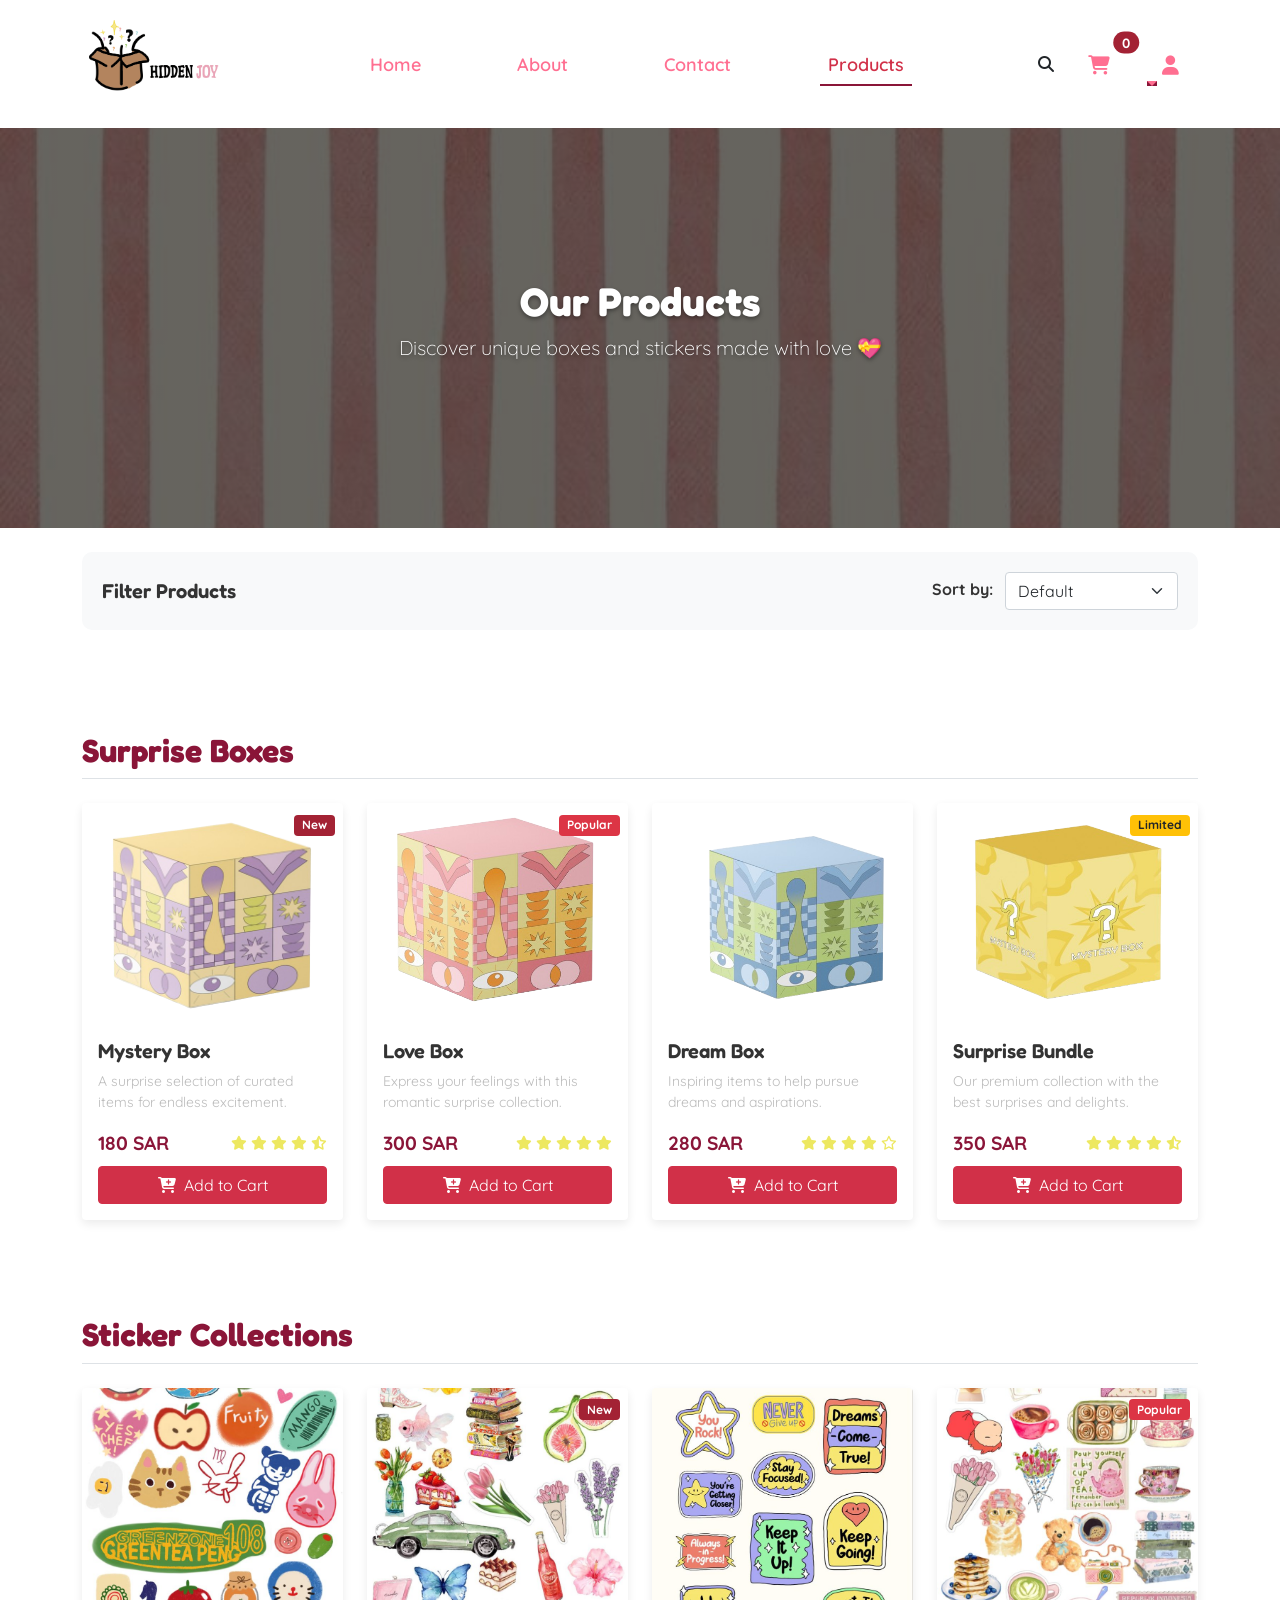
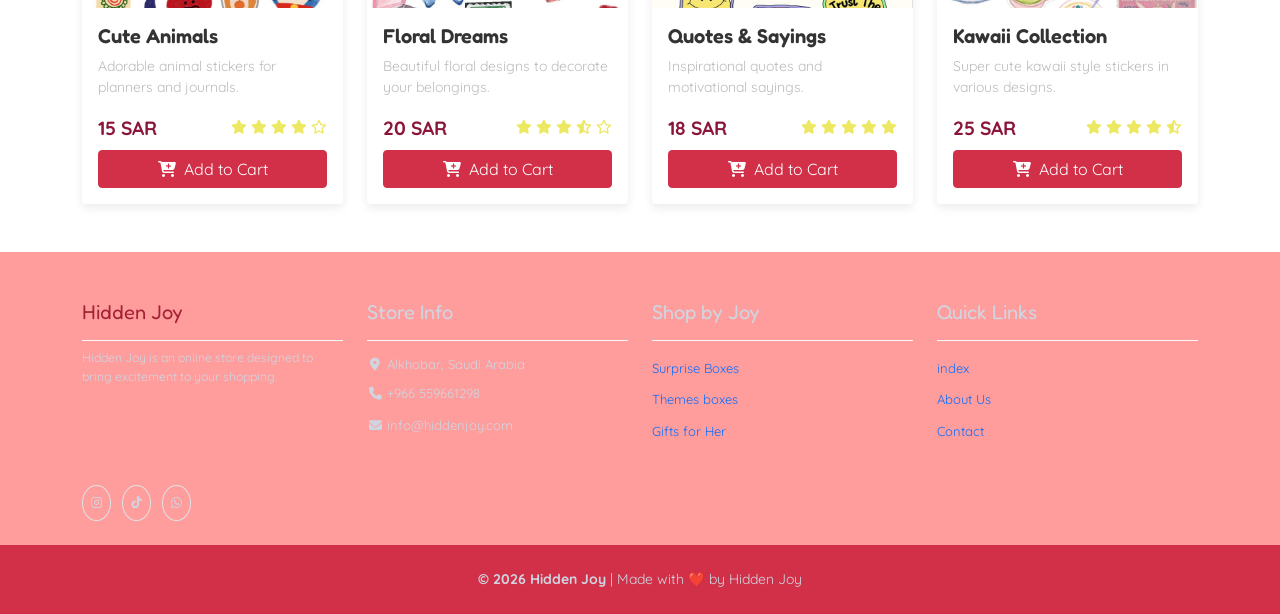
<file: products.html>
<!DOCTYPE html>
<html lang="en">
<head>
<title>Hidden Joy - Products</title>
<meta charset="UTF-8">
<meta name="viewport" content="width=device-width, initial-scale=1">

<!-- Icons -->
<link rel="apple-touch-icon" href="assets/img/apple-icon.png">
<link rel="shortcut icon" type="image/x-icon" href="assets/img/favicon.ico">

<!-- CSS -->
<link rel="stylesheet" href="assets/css/bootstrap.min.css">
<link rel="stylesheet" href="assets/css/templatemo.css">
<link rel="stylesheet" href="assets/css/products.css">
<link href="https://cdnjs.cloudflare.com/ajax/libs/font-awesome/6.4.0/css/all.min.css" rel="stylesheet">

<!-- JS -->
<script src="assets/js/bootstrap.bundle.min.js"></script>
<script src="assets/js/products.js"></script>
<script src="assets/js/custom.js"></script>


<!-- Google Fonts -->
<link href="https://fonts.googleapis.com/css2?family=Fredoka:wght@400;600;700&family=Quicksand:wght@400;500;600&display=swap" rel="stylesheet">

</head>

<body>

<!-- Header / Navbar -->
<nav class="navbar navbar-expand-lg navbar-light shadow">
<div class="container d-flex justify-content-between align-items-center">
<a class="navbar-brand text-success logo h1 align-self-center" href="index.html">
<img src="assets/img/BOXLOGO.png" alt="Hidden Joy Logo" style="height: 100px;">
</a>

<button class="navbar-toggler border-0" type="button" data-bs-toggle="collapse" data-bs-target="#templatemo_main_nav" aria-controls="navbarSupportedContent" aria-expanded="false" aria-label="Toggle navigation">
<span class="navbar-toggler-icon"></span>
</button>

<div class="align-self-center collapse navbar-collapse flex-fill d-lg-flex justify-content-lg-between" id="templatemo_main_nav">
<div class="flex-fill">
<ul class="nav navbar-nav d-flex justify-content-between mx-lg-auto">
<li class="nav-item"><a class="nav-link" href="index.html">Home</a></li>
<li class="nav-item"><a class="nav-link" href="aboutus.html">About</a></li>
<li class="nav-item"><a class="nav-link" href="contactus.html">Contact</a></li>
<li class="nav-item"><a class="nav-link active" href="products.html">Products</a></li>
</ul>
</div>

<div class="navbar align-self-center d-flex align-items-center gap-3">
<a class="nav-icon d-none d-lg-inline" href="#"><i class="fa fa-fw fa-search text-dark"></i></a>
<a class="nav-link text-dark position-relative" href="basket.html">
<i class="fas fa-shopping-cart fa-lg"></i>
<span id="cart-count" class="position-absolute top-0 start-100 translate-middle badge rounded-pill bg-success">0</span>
</a>

<div class="dropdown">
<a class="nav-link dropdown-toggle text-dark" href="#" id="userDropdown" role="button" data-bs-toggle="dropdown" aria-expanded="false">
<i class="fa fa-fw fa-user"></i>
</a>
<ul class="dropdown-menu dropdown-menu-end" aria-labelledby="userDropdown">
<li><a class="dropdown-item" href="singin.html">Login</a></li>
<li><a class="dropdown-item" href="signup.html">Register</a></li>
</ul>
</div>
</div>
</div>
</div>
</nav>

<!-- Toast Notification -->
<div class="toast-container">
  <div id="addedToCartToast" class="toast align-items-center" role="alert" aria-live="assertive" aria-atomic="true">
    <div class="d-flex">
      <div class="toast-body">
        <i class="fas fa-check-circle me-2"></i> Product added to cart!
      </div>
      <button type="button" class="btn-close btn-close-white me-2 m-auto" data-bs-dismiss="toast" aria-label="Close"></button>
    </div>
  </div>
</div>

<!-- Page Header -->
<div class="container-fluid py-5 products-header">
<div class="col-md-6 m-auto text-center">
<h1 class="fw-bold">Our Products</h1>
<p class="lead">Discover unique boxes and stickers made with love 💝</p>
</div>
</div>

<!-- Filter Section -->
<div class="container my-4">
  <div class="filter-section">
    <div class="row align-items-center">
      <div class="col-md-6">
        <h5 class="mb-0">Filter Products</h5>
      </div>
      <div class="col-md-6 text-md-end">
        <label for="sort" class="me-2 fw-bold">Sort by:</label>
        <select id="sort" class="form-select d-inline-block w-auto">
          <option value="default">Default</option>
          <option value="asc">Price: Low to High</option>
          <option value="desc">Price: High to Low</option>
        </select>
      </div>
    </div>
  </div>
</div>

<!-- Boxes Section -->
<div class="container my-5">
<h2 class="mb-4 fw-bold text-burgundy border-bottom pb-2">Surprise Boxes</h2>
<div class="row justify-content-center g-4" id="product-list">

<!-- 6 Box Products -->
<div class="col-md-4 col-lg-3 col-sm-6 product-item" data-price="180" data-category="box">
<div class="card product-card h-100">
  <div class="position-relative overflow-hidden">
    <img class="card-img-top product-img" src="assets/img/hidd2.png" alt="Mystery Box">
    <div class="position-absolute top-0 end-0 m-2">
      <span class="badge bg-success">New</span>
    </div>
  </div>
  <div class="card-body d-flex flex-column">
    <h5 class="card-title">Mystery Box</h5>
    <p class="card-text text-muted small">A surprise selection of curated items for endless excitement.</p>
    <div class="mt-auto">
      <div class="d-flex justify-content-between align-items-center mb-2">
        <span class="product-price">180 SAR</span>
        <div class="rating small text-warning">
          <i class="fas fa-star"></i>
          <i class="fas fa-star"></i>
          <i class="fas fa-star"></i>
          <i class="fas fa-star"></i>
          <i class="fas fa-star-half-alt"></i>
        </div>
      </div>
      
<button class="btn btn-success w-100 add-to-cart" 
        data-id="1" 
        data-name="Mystery Box" 
        data-price="180" 
        data-image="assets/img/hidd2.png">
    <i class="fas fa-cart-plus me-2"></i>Add to Cart
</button>
    </div>
  </div>
</div>
</div>


<div class="col-md-4 col-lg-3 col-sm-6 product-item" data-price="300" data-category="box">
<div class="card product-card h-100">
  <div class="position-relative overflow-hidden">
    <img class="card-img-top product-img" src="assets/img/hidd3.png" alt="Love Box">
    <div class="position-absolute top-0 end-0 m-2">
      <span class="badge bg-danger">Popular</span>
    </div>
  </div>
  <div class="card-body d-flex flex-column">
    <h5 class="card-title">Love Box</h5>
    <p class="card-text text-muted small">Express your feelings with this romantic surprise collection.</p>
    <div class="mt-auto">
      <div class="d-flex justify-content-between align-items-center mb-2">
        <span class="product-price">300 SAR</span>
        <div class="rating small text-warning">
          <i class="fas fa-star"></i>
          <i class="fas fa-star"></i>
          <i class="fas fa-star"></i>
          <i class="fas fa-star"></i>
          <i class="fas fa-star"></i>
        </div>
      </div>
  <button class="btn btn-success w-100 add-to-cart" 
        data-id="1" 
        data-name="Mystery Box" 
        data-price="180" 
        data-image="assets/img/hidd2.png">
    <i class="fas fa-cart-plus me-2"></i>Add to Cart
</button>
    </div>
  </div>
</div>
</div>

<div class="col-md-4 col-lg-3 col-sm-6 product-item" data-price="280" data-category="box">
<div class="card product-card h-100">
  <div class="position-relative overflow-hidden">
    <img class="card-img-top product-img" src="assets/img/hidd4.png" alt="Dream Box">
  </div>
  <div class="card-body d-flex flex-column">
    <h5 class="card-title">Dream Box</h5>
    <p class="card-text text-muted small">Inspiring items to help pursue dreams and aspirations.</p>
    <div class="mt-auto">
      <div class="d-flex justify-content-between align-items-center mb-2">
        <span class="product-price">280 SAR</span>
        <div class="rating small text-warning">
          <i class="fas fa-star"></i>
          <i class="fas fa-star"></i>
          <i class="fas fa-star"></i>
          <i class="fas fa-star"></i>
          <i class="far fa-star"></i>
        </div>
      </div>
      <button class="btn btn-success w-100 add-to-cart" 
        data-id="1" 
        data-name="Mystery Box" 
        data-price="180" 
        data-image="assets/img/hidd2.png">
    <i class="fas fa-cart-plus me-2"></i>Add to Cart
</button>
    </div>
  </div>
</div>
</div>

<div class="col-md-4 col-lg-3 col-sm-6 product-item" data-price="350" data-category="box">
<div class="card product-card h-100">
  <div class="position-relative overflow-hidden">
    <img class="card-img-top product-img" src="assets/img/hidd1.png" alt="Surprise Bundle">
    <div class="position-absolute top-0 end-0 m-2">
      <span class="badge bg-warning text-dark">Limited</span>
    </div>
  </div>
  <div class="card-body d-flex flex-column">
    <h5 class="card-title">Surprise Bundle</h5>
    <p class="card-text text-muted small">Our premium collection with the best surprises and delights.</p>
    <div class="mt-auto">
      <div class="d-flex justify-content-between align-items-center mb-2">
        <span class="product-price">350 SAR</span>
        <div class="rating small text-warning">
          <i class="fas fa-star"></i>
          <i class="fas fa-star"></i>
          <i class="fas fa-star"></i>
          <i class="fas fa-star"></i>
          <i class="fas fa-star-half-alt"></i>
        </div>
      </div>
      <button class="btn btn-success w-100 add-to-cart" 
        data-id="1" 
        data-name="Mystery Box" 
        data-price="180" 
        data-image="assets/img/hidd2.png">
    <i class="fas fa-cart-plus me-2"></i>Add to Cart
</button>
    </div>
  </div>
</div>
</div>

</div>
</div>

<!-- Stickers Section -->
<div class="container my-5">
<h2 class="mb-4 fw-bold text-burgundy border-bottom pb-2">Sticker Collections</h2>
<div class="row justify-content-center g-4">

<!-- 4 Sticker Products -->
<div class="col-md-4 col-lg-3 col-sm-6 product-item" data-price="15" data-category="sticker">
<div class="card product-card h-100">
  <div class="position-relative overflow-hidden">
    <img class="card-img-top product-img" src="assets/img/sticker_01.jpeg" alt="Sticker Pack 1">
  </div>
  <div class="card-body d-flex flex-column">
    <h5 class="card-title">Cute Animals</h5>
    <p class="card-text text-muted small">Adorable animal stickers for planners and journals.</p>
    <div class="mt-auto">
      <div class="d-flex justify-content-between align-items-center mb-2">
        <span class="product-price">15 SAR</span>
        <div class="rating small text-warning">
          <i class="fas fa-star"></i>
          <i class="fas fa-star"></i>
          <i class="fas fa-star"></i>
          <i class="fas fa-star"></i>
          <i class="far fa-star"></i>
        </div>
      </div>
      <button class="btn btn-success w-100 add-to-cart" 
        data-id="1" 
        data-name="Mystery Box" 
        data-price="180" 
        data-image="assets/img/hidd2.png">
    <i class="fas fa-cart-plus me-2"></i>Add to Cart
</button>
    </div>
  </div>
</div>
</div>

<div class="col-md-4 col-lg-3 col-sm-6 product-item" data-price="20" data-category="sticker">
<div class="card product-card h-100">
  <div class="position-relative overflow-hidden">
    <img class="card-img-top product-img" src="assets/img/sticker_02.jpeg" alt="Sticker Pack 2">
    <div class="position-absolute top-0 end-0 m-2">
      <span class="badge bg-success">New</span>
    </div>
  </div>
  <div class="card-body d-flex flex-column">
    <h5 class="card-title">Floral Dreams</h5>
    <p class="card-text text-muted small">Beautiful floral designs to decorate your belongings.</p>
    <div class="mt-auto">
      <div class="d-flex justify-content-between align-items-center mb-2">
        <span class="product-price">20 SAR</span>
        <div class="rating small text-warning">
          <i class="fas fa-star"></i>
          <i class="fas fa-star"></i>
          <i class="fas fa-star"></i>
          <i class="fas fa-star-half-alt"></i>
          <i class="far fa-star"></i>
        </div>
      </div>
      <button class="btn btn-success w-100 add-to-cart" 
        data-id="1" 
        data-name="Mystery Box" 
        data-price="180" 
        data-image="assets/img/hidd2.png">
    <i class="fas fa-cart-plus me-2"></i>Add to Cart
</button>
    </div>
  </div>
</div>
</div>

<div class="col-md-4 col-lg-3 col-sm-6 product-item" data-price="18" data-category="sticker">
<div class="card product-card h-100">
  <div class="position-relative overflow-hidden">
    <img class="card-img-top product-img" src="assets/img/sticker_03.jpeg" alt="Sticker Pack 3">
  </div>
  <div class="card-body d-flex flex-column">
    <h5 class="card-title">Quotes & Sayings</h5>
    <p class="card-text text-muted small">Inspirational quotes and motivational sayings.</p>
    <div class="mt-auto">
      <div class="d-flex justify-content-between align-items-center mb-2">
        <span class="product-price">18 SAR</span>
        <div class="rating small text-warning">
          <i class="fas fa-star"></i>
          <i class="fas fa-star"></i>
          <i class="fas fa-star"></i>
          <i class="fas fa-star"></i>
          <i class="fas fa-star"></i>
        </div>
      </div>
      <button class="btn btn-success w-100 add-to-cart" 
        data-id="1" 
        data-name="Mystery Box" 
        data-price="180" 
        data-image="assets/img/hidd2.png">
    <i class="fas fa-cart-plus me-2"></i>Add to Cart
</button>
    </div>
  </div>
</div>
</div>

<div class="col-md-4 col-lg-3 col-sm-6 product-item" data-price="25" data-category="sticker">
<div class="card product-card h-100">
  <div class="position-relative overflow-hidden">
    <img class="card-img-top product-img" src="assets/img/sticker_04.jpeg" alt="Sticker Pack 4">
    <div class="position-absolute top-0 end-0 m-2">
      <span class="badge bg-danger">Popular</span>
    </div>
  </div>
  <div class="card-body d-flex flex-column">
    <h5 class="card-title">Kawaii Collection</h5>
    <p class="card-text text-muted small">Super cute kawaii style stickers in various designs.</p>
    <div class="mt-auto">
      <div class="d-flex justify-content-between align-items-center mb-2">
        <span class="product-price">25 SAR</span>
        <div class="rating small text-warning">
          <i class="fas fa-star"></i>
          <i class="fas fa-star"></i>
          <i class="fas fa-star"></i>
          <i class="fas fa-star"></i>
          <i class="fas fa-star-half-alt"></i>
        </div>
      </div>
      <button class="btn btn-success w-100 add-to-cart" 
        data-id="1" 
        data-name="Mystery Box" 
        data-price="180" 
        data-image="assets/img/hidd2.png">
    <i class="fas fa-cart-plus me-2"></i>Add to Cart
</button>
    </div>
  </div>
</div>
</div>

</div>
</div>

<!-- Footer -->
<footer class="bg-dark" id="hiddenjoy_footer">
<div class="container">
<div class="row">

<div class="col-md-3 pt-5">
<h2 class="h2 text-success border-bottom pb-3 border-light logo">Hidden Joy</h2>
<p class="small text-light">Hidden Joy is an online store designed to bring excitement to your shopping.</p>
</div>

<div class="col-md-3 pt-5">
<h2 class="h2 text-light border-bottom pb-3 border-light">Store Info</h2>
<ul class="list-unstyled text-light footer-link-list small">
<li><i class="fas fa-map-marker-alt fa-fw"></i> Alkhobar, Saudi Arabia</li>
<li><i class="fa fa-phone fa-fw"></i> <a class="text-decoration-none text-light" href="tel:+966500000000">+966 559661298</a></li>
<li><i class="fa fa-envelope fa-fw"></i> <a class="text-decoration-none text-light" href="mailto:info@hiddenjoy.com">info@hiddenjoy.com</a></li>
</ul>
</div>

<div class="col-md-3 pt-5">
<h2 class="h2 text-light border-bottom pb-3 border-light">Shop by Joy</h2>
<ul class="list-unstyled text-light footer-link-list">
<li><a class="text-decoration-none" href="#">Surprise Boxes</a></li>
<li><a class="text-decoration-none" href="#">Themes boxes</a></li>
<li><a class="text-decoration-none" href="#">Gifts for Her</a></li>
</ul>
</div>

<div class="col-md-3 pt-5">
<h2 class="h2 text-light border-bottom pb-3 border-light">Quick Links</h2>
<ul class="list-unstyled text-light footer-link-list">
<li><a class="text-decoration-none" href="index.html">index</a></li>
<li><a class="text-decoration-none" href="aboutus.html">About Us</a></li>
<li><a class="text-decoration-none" href="contactus.html">Contact</a></li>
</ul>
</div>
</div>

<div class="row text-light mt-4 align-items-center">
<div class="col-auto me-auto">
<ul class="list-inline footer-icons small mb-0">
<li class="list-inline-item border rounded-circle p-2 social-icon"><a href="#"><i class="fab fa-instagram text-light"></i></a></li>
<li class="list-inline-item border rounded-circle p-2 social-icon"><a href="#"><i class="fab fa-tiktok text-light"></i></a></li>
<li class="list-inline-item border rounded-circle p-2 social-icon"><a href="https://wa.me/559661298" target="_blank"><i class="fab fa-whatsapp text-light"></i></a></li>
</ul>
</div>

<div class="col-auto">
<div class="input-group input-group-sm">
</div>
</div>
</div>
</div>


<div class="w-100 bg-black text-center text-light py-4 mt-4">
<strong>&copy; 2026 Hidden Joy</strong> | Made with ❤️ by Hidden Joy
</div>
</footer>

</body>
</html>
</file>
<file: assets/css/templatemo.css>
/* ================================
   Hidden Joy - Merged CSS (Organized)
   TemplateMo 559 + Custom
   Organized and optimized
   ================================ */

/* ---------------------------------
   Variables & General Setup
--------------------------------- */
:root {
  --pink: #ff6f91;
  --burgundy: #800020;
  --burgundy-main: #D13048;
  --burgundy-dark: #a32234;
  --yellow: #ede861;
  --light-yellow: #f5fe6d;
  --light-bg: #f8f6f0;
  --dark-bg: #2d343f;
}

/* ---------------------------------
   Base Styles & Typography
--------------------------------- */
html, body {
  height: 100%;
  margin: 0;
  padding: 0;
  display: flex;
  flex-direction: column;
}

body {
  font-family: 'Quicksand', sans-serif;
  display: flex;
  flex-direction: column;
  min-height: 100vh;
}

.main-content {
  flex: 1 0 auto;
}

h1, h2, h3, h4, h5, h6, .logo {
  font-family: 'Fredoka', sans-serif;
  font-weight: 600;
}

.logo { 
  font-weight: 500 !important;
  font-size: 22px !important; 
}

/* ---------------------------------
   Color Utilities
--------------------------------- */
.text-warning { color: var(--yellow) !important; }
.text-muted { color: #bcbcbc !important; }
.text-success { color: #ffd041 !important; }
.text-light { color: #cfd6e1 !important; }

.bg-dark { background-color: #FF9C9C !important; }
.bg-light { background-color: var(--light-bg) !important; }
.bg-black { background-color: var(--burgundy-main) !important; }
.bg-success { background-color: #FF9C9C !important; }

/* ---------------------------------
   Link & Button Styles
--------------------------------- */
a {
  text-decoration: none !important;
  transition: all 0.3s ease;
}

.btn-success {
  background-color: var(--burgundy-main) !important;
  border-color: var(--burgundy-main) !important;
  color: #fff !important;
}

.btn-success:hover {
  background-color: var(--burgundy-dark) !important;
  border-color: var(--burgundy-dark) !important;
}

.btn-outline-pink {
  border-color: var(--pink);
  color: var(--pink);
}

.btn-outline-pink:hover {
  background-color: var(--pink);
  color: #fff;
}

.btn-main {
  background-color: var(--burgundy-main);
  color: #fff;
}

.btn-main:hover {
  background-color: var(--pink);
  color: #fff;
}

/* ---------------------------------
   Navigation & Header
--------------------------------- */
.navbar {
  background-color: #fff !important;
  padding-top: 15px;
  padding-bottom: 15px;
}

.navbar .nav-link {
  color: var(--pink) !important;
  font-weight: 600;
  font-size: 18px;
  transition: color 0.3s ease;
}

.navbar .nav-link:hover,
.navbar .nav-link.active {
  color: var(--burgundy-main) !important;
}

.navbar .nav-link i { 
  font-size: 1.2rem; 
  vertical-align: middle; 
}

.navbar-brand img { 
  max-height: 80px; 
}

.navbar-toggler { 
  border: none; 
}

.navbar-toggler-icon { 
  filter: invert(100%); 
}

#templatemo_main_nav .navbar-nav { 
  max-width: 450px; 
}

@media (min-width: 992px) {
  #templatemo_main_nav .navbar-nav { 
    max-width: 550px; 
  }
}

/* ---------------------------------
   Hero Carousel
--------------------------------- */
#template-mo-zay-hero-carousel {
  background: #f8f8f8 url('assets/img/bg2.png') no-repeat center center !important;
  background-size: cover;
}

#template-mo-zay-hero-carousel .carousel-indicators li {
  margin-top: -50px;
  background-color: #FF9C9C;
}

#template-mo-zay-hero-carousel .carousel-control-next i,
#template-mo-zay-hero-carousel .carousel-control-prev i {
  color: var(--burgundy-main) !important;
  font-size: 2.8em !important;
}

@media (min-width: 992px) {
  #template-mo-zay-hero-carousel .carousel-item { 
    min-height: 30rem !important; 
  }
}

/* ---------------------------------
   Product & Shop Styles
--------------------------------- */
.shop-top-menu a:hover { 
  color: var(--burgundy-main) !important; 
}

.product-wap { 
  box-shadow: 0px 5px 10px 0px rgba(0, 0, 0, 0.10); 
}

.product-wap .product-color-dot.color-dot-red { background:#f71515; }
.product-wap .product-color-dot.color-dot-blue { background:#6db4fe; }
.product-wap .product-color-dot.color-dot-black { background:#000000; }
.product-wap .product-color-dot.color-dot-light { background:#e0e0e0; }
.product-wap .product-color-dot.color-dot-green { background:#0bff7e; }

.card.product-wap .card .product-overlay {
  background: rgba(0,0,0,.2);
  visibility: hidden;
  opacity: 0;
  transition: .3s;
}

.card.product-wap:hover .card .product-overlay {
  visibility: visible;
  opacity: 1;
}

.card.product-wap a { 
  color: #000; 
}

#carousel-related-product .slick-slide:focus { 
  outline: none !important; 
}

#carousel-related-product .slick-dots li button:before {
  font-size: 15px;
  margin-top: 20px;
}

.product-wap .h3, .product-wap li, .product-wap i, .product-wap p { 
  font-size: 12px !important; 
}

.product-wap .product-color-dot { 
  width: 6px; 
  height: 6px; 
}

@media (min-width: 992px) {
  product-wap .h3, .product-wap li, .product-wap i, .product-wap p { 
    font-size: 18px !important; 
  }
  
  .product-wap .product-color-dot { 
    width: 12px; 
    height: 12px; 
  }
}

/* ---------------------------------
   Brand & Category Styles
--------------------------------- */
.brand-img {
  filter: grayscale(100%);
  opacity: 0.5;
  transition: .5s;
}

.brand-img:hover {
  filter: grayscale(0%);
  opacity: 1;
}

.carousel-inner .carousel-item img { 
  max-height: 250px; 
  width: auto; 
  margin: 0 auto; 
}

#categories .card img { 
  height: 200px; 
  width: auto; 
  display: block; 
  margin: 0 auto; 
  object-fit: contain; 
}

/* ---------------------------------
   Services Section
--------------------------------- */
.services-icon-wap {
  transition: .3s;
}

.services-icon-wap:hover, 
.services-icon-wap:hover i {
  color: #fff;
}

.services-icon-wap:hover {
  background: #FF9C9C;
}

/* ---------------------------------
   About Section
--------------------------------- */
.about-image-container {
  width: 100%;
  height: 100%;
  max-height: 400px;
  border-radius: 16px;
  overflow: hidden;
  box-shadow: 0 4px 12px rgba(0, 0, 0, 0.2);
}

.about-image-container img {
  width: 100%;
  height: 100%;
  object-fit: contain;
  background-color: #ff9999; 
  border-radius: 16px;
}

@media (max-width: 767px) {
  .about-image-container {
    height: 300px;
  }
}

/* ---------------------------------
   Accordion Styles
--------------------------------- */
.templatemo-accordion a { 
  color: #000; 
}

.templatemo-accordion a:hover { 
  color: #333d4a; 
}

/* ---------------------------------
   Countdown Timer
--------------------------------- */
#countdown span {
  font-size: 2rem;
  font-weight: 600;
  color: var(--burgundy-main);
}

.timer {
  display: flex;
  gap: 10px;
  justify-content: center;
  font-family: 'Fredoka', sans-serif;
}

.timer .item {
  padding: 15px;
  border-radius: 10px;
  min-width: 60px;
}

.timer .item .num {
  font-size: 1.5rem;   
  font-weight: 700;
  color: var(--burgundy-main);        
  line-height: 1.2;
}

.timer .item .lbl {
  font-size: 0.8rem;
  color: #333;
  text-transform: uppercase;
}

/* ---------------------------------
   Hover Effects & Animations
--------------------------------- */
.hover-surprise { 
  position: relative; 
  overflow: hidden; 
}

.hover-surprise img { 
  transition: transform 0.3s ease; 
}

.hover-surprise:hover img { 
  transform: scale(1.1); 
}

.hover-surprise .overlay {
  position: absolute;
  top: 0; 
  left: 0;
  width: 100%; 
  height: 100%;
  background: rgba(255,111,145,0.7);
  color: #fff;
  display: flex;
  align-items: center;
  justify-content: center;
  font-size: 1.2rem;
  opacity: 0;
  transition: opacity 0.3s ease;
}

.hover-surprise:hover .overlay { 
  opacity: 1; 
}

.sparkle {
  position: absolute;
  width: 10px;
  height: 10px;
  background: hsl(77, 100%, 81%);
  border-radius: 50%;
  animation: sparkleAnim 1.5s infinite;
}

@keyframes sparkleAnim {
  0%, 100% { 
    transform: scale(1); 
    opacity: 0.5; 
  }
  50% { 
    transform: scale(1.5); 
    opacity: 1; 
  }
}

/* ---------------------------------
   Pagination
--------------------------------- */
.pagination .page-link:hover {
  color: #000;
}

.pagination .page-link:hover, 
.pagination .page-link.active {
  background-color: #FF9C9C;
  color: #fff;
}

/* ---------------------------------
   Contact & Map
--------------------------------- */
.leaflet-control a, 
.leaflet-control { 
  font-size: 10px !important; 
}

.form-control { 
  border: 1px solid #e8e8e8; 
}

/* ---------------------------------
   Footer Styles
--------------------------------- */
footer {
  flex-shrink: 0;
}

#tempaltemo_footer a { 
  color: var(--light-yellow); 
}

#tempaltemo_footer a:hover { 
  color: var(--burgundy-main); 
}

#tempaltemo_footer ul.footer-link-list li { 
  padding-top: 10px; 
}

#tempaltemo_footer ul.footer-icons li {
  width: 2.6em;
  height: 2.6em;
  line-height: 2.6em;
}

#tempaltemo_footer ul.footer-icons li:hover {
  background-color: var(--burgundy-main);
  transition: .5s;
}

#tempaltemo_footer ul.footer-icons li:hover i {
  color: #fff;
  transition: .5s;
}

#tempaltemo_footer .border-light { 
  border-color: var(--dark-bg) !important; 
}

#hiddenjoy_footer { 
  font-size: 14px; 
}

#hiddenjoy_footer .h2 { 
  font-size: 20px !important; 
  font-weight: 400 !important; 
}

#hiddenjoy_footer ul.footer-link-list li { 
  padding-top: 6px; 
  font-size: 13px; 
}

#hiddenjoy_footer .footer-link-list a { 
  font-size: 13px; 
}

#hiddenjoy_footer .pt-4 { 
  padding-top: 1rem !important; 
}

#hiddenjoy_footer .pb-2 { 
  padding-bottom: 0.5rem !important; 
}

.bg-black p { 
  font-size: 13px !important; 
}

#hiddenjoy_footer ul.footer-icons li:hover {
  background-color: var(--burgundy-main);
  transition: .5s;
}

#hiddenjoy_footer ul.footer-icons li:hover i { 
  color: #fff; 
  transition: .5s; 
}

/* ---------------------------------
   Additional Templatemo Styles
--------------------------------- */
.text-success {
  color: var(--burgundy-dark) !important;
}

.bg-success {
  background-color: var(--burgundy-dark) !important;
}

.hero-section {
  position: relative;
  overflow: hidden;
}

.hero-section::before {
  content: '';
  position: absolute;
  top: 0;
  left: 0;
  right: 0;
  bottom: 0;
  background: linear-gradient(135deg, rgba(163, 34, 52, 0.8) 0%, rgba(255, 111, 145, 0.8) 100%);
  z-index: 1;
}

.hero-section > .container {
  position: relative;
  z-index: 2;
}

.card {
  border: none;
  transition: all 0.3s ease;
}

.card:hover {
  transform: translateY(-5px);
}

.services-icon-wap::before {
  content: '';
  position: absolute;
  top: 0;
  left: 0;
  width: 100%;
  height: 0;
  background: linear-gradient(to bottom, rgba(163, 34, 52, 0.1) 0%, rgba(255, 111, 145, 0.1) 100%);
  transition: height 0.3s ease;
  z-index: -1;
}

.services-icon-wap:hover::before {
  height: 100%;
}

.team-img {
  border: 3px solid #fff;
  box-shadow: 0 5px 15px rgba(0, 0, 0, 0.1);
}

footer::before {
  content: '';
  position: absolute;
  top: 0;
  left: 0;
  right: 0;
  height: 1px;
  background: linear-gradient(to right, transparent 0%, rgba(255, 255, 255, 0.3) 50%, transparent 100%);
}

.footer-link-list a {
  transition: all 0.3s ease;
  padding: 0.2rem 0;
  display: inline-block;
}

.footer-link-list a:hover {
  color: var(--pink) !important;
  transform: translateX(5px);
}

/* Animation Keyframes */
@keyframes fadeInUp {
  from {
    opacity: 0;
    transform: translateY(20px);
  }
  to {
    opacity: 1;
    transform: translateY(0);
  }
}

@keyframes pulse {
  0% {
    transform: scale(1);
    opacity: 1;
  }
  50% {
    transform: scale(1.05);
    opacity: 0.8;
  }
  100% {
    transform: scale(1);
    opacity: 1;
  }
}

.fade-in-up {
  animation: fadeInUp 0.6s ease forwards;
}

.pulse {
  animation: pulse 2s infinite;
}

/* Utility Classes */
.avatar { 
  width: 50px; 
  height: 50px; 
  object-fit: cover; 
  border-radius: 50%; 
}

.rounded-10 {
  border-radius: 10px;
}

.shadow-soft {
  box-shadow: 0 5px 15px rgba(0, 0, 0, 0.08);
}

/* Responsive Adjustments */
@media (min-width: 576px) {
  .tempaltemo-carousel .h1 { 
    font-size: 1em !important; 
  }
}

@media (max-width: 768px) {
  .hero-section h1 {
    font-size: 2.5rem;
  }
  
  .navbar-brand {
    font-size: 1.5rem;
  }
  
  .services-icon-wap {
    margin-bottom: 1.5rem;
  }
}

/* Custom CSS for the improvements */
.hero-section {
  background: linear-gradient(135deg, #6a11cb 0%, #2575fc 100%);
  padding: 80px 0;
  margin-bottom: 40px;
  border-radius: 0 0 20px 20px;
}

/* Timeline improvements */
.timeline-container {
  position: relative;
  max-width: 1200px;
  margin: 0 auto;
  padding: 40px 0;
}

.timeline-container::after {
  content: '';
  position: absolute;
  width: 6px;
  background-color: #6a11cb;
  top: 0;
  bottom: 0;
  left: 50%;
  margin-left: -3px;
  border-radius: 10px;
}

.timeline-item {
  position: relative;
  width: 50%;
  padding: 10px 40px;
  margin-bottom: 40px;
}

.timeline-item:nth-child(odd) {
  left: 0;
}

.timeline-item:nth-child(even) {
  left: 50%;
}

.timeline-item .icon {
  position: absolute;
  width: 50px;
  height: 50px;
  background: white;
  border: 3px solid #6a11cb;
  border-radius: 50%;
  display: flex;
  justify-content: center;
  align-items: center;
  font-size: 1.5rem;
  z-index: 1;
  right: -25px;
  top: 0;
}

.timeline-item:nth-child(even) .icon {
  left: -25px;
  right: auto;
}

.timeline-item .card {
  transition: transform 0.3s ease, box-shadow 0.3s ease;
}

.timeline-item .card:hover {
  transform: translateY(-5px);
  box-shadow: 0 10px 20px rgba(0,0,0,0.1) !important;
}

/* Counter animation */
.counter-number {
  font-size: 2.5rem;
  font-weight: 700;
  color: #6a11cb;
}

/* Services improvements */
.services-icon-wap {
  transition: all 0.3s ease;
}

.services-icon-wap:hover, 
.services-icon-wap:hover i {
  color: #fff;
}

.services-icon-wap:hover {
  background: linear-gradient(135deg, #6a11cb 0%, #2575fc 100%) !important;
  color: white !important;
}

.services-icon-wap:hover .h1 {
  color: white !important;
}

/* Animation classes */
.fade-in {
  opacity: 0;
  transform: translateY(20px);
  transition: opacity 0.6s ease, transform 0.6s ease;
}

.fade-in.visible {
  opacity: 1;
  transform: translateY(0);
}

/* Team section improvements */
.team-card {
  transition: transform 0.3s ease;
}

.team-card:hover {
  transform: translateY(-10px);
}

.team-img {
  transition: transform 0.3s ease;
}

.team-card:hover .team-img {
  transform: scale(1.05);
}

/* Responsive adjustments */
@media (max-width: 768px) {
  .timeline-container::after {
    left: 31px;
  }
  
  .timeline-item {
    width: 100%;
    padding-left: 70px;
    padding-right: 25px;
    left: 0 !important;
  }
  
  .timeline-item .icon {
    left: 10px !important;
    right: auto !important;
  }
  
  .commitment {
    flex-direction: column;
  }
  
  .stats {
    flex-direction: column;
  }
}
</file>
<file: assets/css/products.css>
:root {
  --main-color: #8a1538; /* Burgundy */
  --secondary-color: #28a745; /* Success Green */
  --light-color: #f8f9fa;
  --dark-color: #343a40;
}

body {
  font-family: 'Quicksand', sans-serif;
  color: #333;
}

h1, h2, h3, h4, h5, h6 {
  font-family: 'Fredoka', sans-serif;
}

.text-burgundy {
  color: var(--main-color);
}

.bg-burgundy {
  background-color: var(--main-color);
}

.btn-main {
  background-color: var(--main-color);
  color: white;
  border: none;
  padding: 10px 25px;
  font-weight: 600;
  transition: all 0.3s ease;
}

.btn-main:hover {
  background-color: #6d102c;
  color: white;
  transform: translateY(-2px);
  box-shadow: 0 4px 8px rgba(0,0,0,0.1);
}

/* خلفية الصورة وراء العنوان */
.products-header {
  position: relative;
  background: linear-gradient(rgba(0,0,0,0.6), rgba(0,0,0,0.6)), url('../img/img7.jfif') center/cover no-repeat;
  min-height: 400px;
  display: flex;
  align-items: center;
  justify-content: center;
  color: white;
  text-shadow: 0 2px 4px rgba(0,0,0,0.4);
}

.products-header h1,
.products-header p {
  position: relative;
  z-index: 1;
}

/* كروت المنتجات */
.product-card {
  transition: transform 0.3s ease-in-out, box-shadow 0.3s ease-in-out;
  box-shadow: 0 4px 10px rgba(0,0,0,0.08);
  border: none;
  overflow: hidden;
  height: 100%;
}

.product-card:hover {
  transform: translateY(-8px);
  box-shadow: 0 12px 20px rgba(0,0,0,0.15);
}

.product-img {
  height: 220px;
  object-fit: cover;
  transition: transform 0.3s ease;
}

.product-card:hover .product-img {
  transform: scale(1.05);
}

.product-price {
  color: var(--main-color);
  font-weight: 700;
  font-size: 1.2rem;
}

.add-to-cart {
  transition: all 0.3s ease;
  position: relative;
  overflow: hidden;
}

.add-to-cart:hover {
  background-color: var(--main-color) !important;
  transform: translateY(-2px);
}

.add-to-cart.added {
  background-color: #28a745 !important;
}

.add-to-cart.added::after {
  content: "✓ Added";
}

/* Toast notification */
.toast-container {
  position: fixed;
  top: 100px;
  right: 20px;
  z-index: 1055;
}

.toast {
  background-color: var(--secondary-color);
  color: white;
  border-radius: 8px;
  box-shadow: 0 4px 12px rgba(0,0,0,0.15);
}

/* Filter section */
.filter-section {
  background-color: #f8f9fa;
  border-radius: 10px;
  padding: 20px;
  margin-bottom: 30px;
}

.nav-link {
  position: relative;
  font-weight: 500;
}

.nav-link::after {
  content: '';
  position: absolute;
  width: 0;
  height: 2px;
  bottom: 0;
  left: 0;
  background-color: var(--main-color);
  transition: width 0.3s ease;
}

.nav-link:hover::after,
.nav-link.active::after {
  width: 100%;
}

.footer-link-list a {
  transition: all 0.3s ease;
}

.footer-link-list a:hover {
  color: var(--secondary-color) !important;
  padding-left: 5px;
}

.social-icon {
  transition: all 0.3s ease;
}

.social-icon:hover {
  transform: translateY(-3px);
}

/* Responsive adjustments */
@media (max-width: 768px) {
  .products-header {
    min-height: 300px;
  }
  
  .product-img {
    height: 180px;
  }
}
</file>
